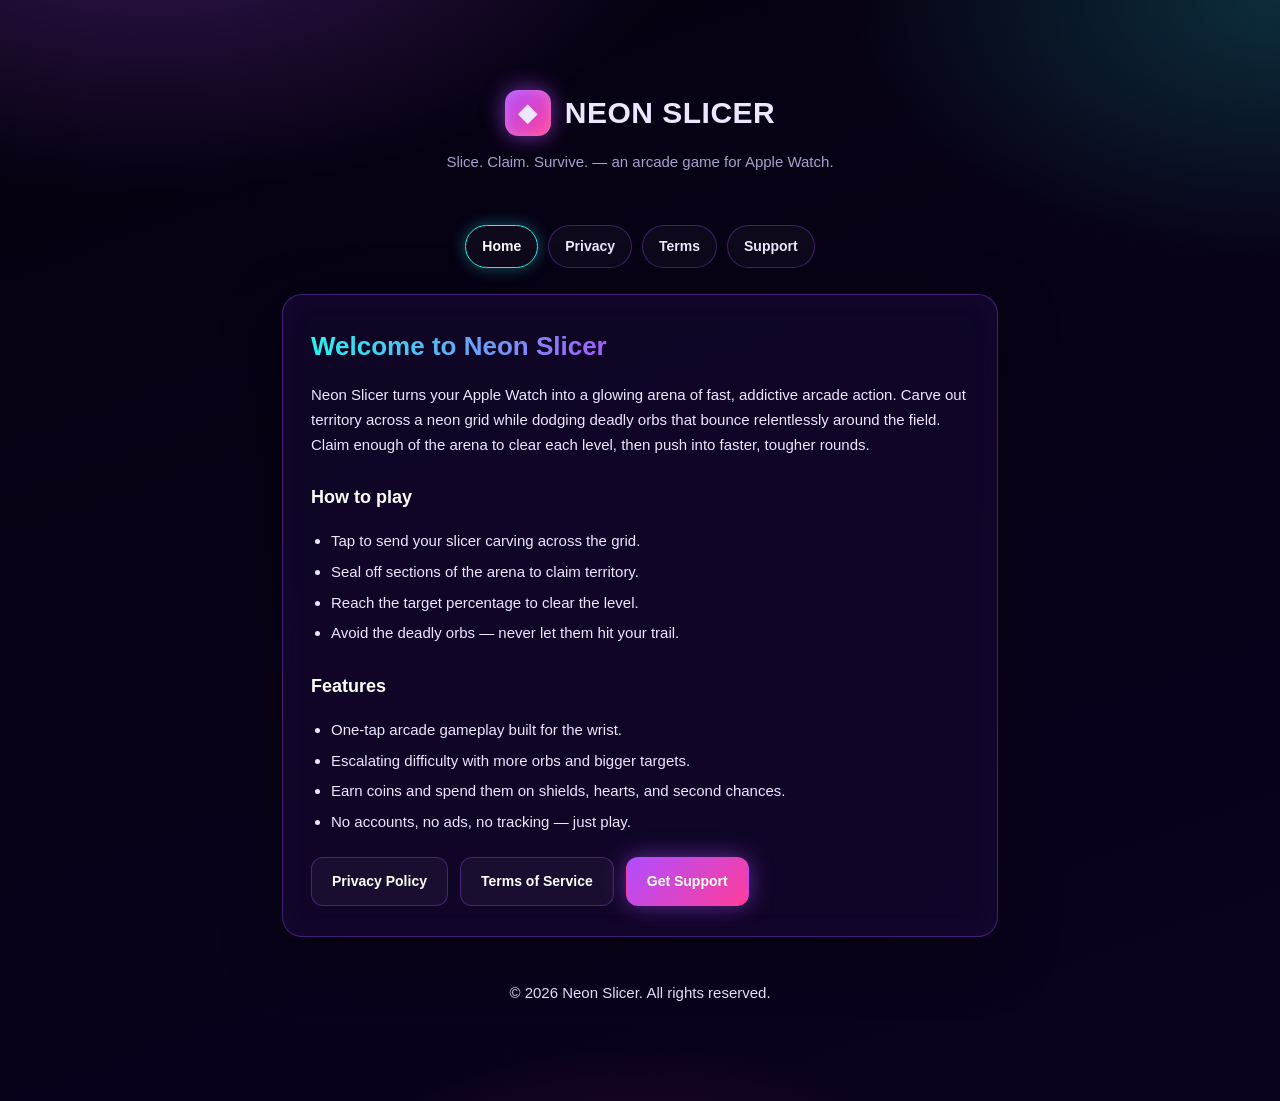
<file: index.html>
<!DOCTYPE html>
<html lang="en">
<head>
  <meta charset="UTF-8" />
  <meta name="viewport" content="width=device-width, initial-scale=1.0" />
  <title>Neon Slicer</title>
  <link rel="stylesheet" href="style.css" />
</head>
<body>
  <div class="wrap">
    <header class="site">
      <a class="logo" href="index.html">
        <span class="mark">◆</span> NEON SLICER
      </a>
      <p class="tagline">Slice. Claim. Survive. — an arcade game for Apple Watch.</p>
    </header>

    <nav class="tabs">
      <a href="index.html" class="active">Home</a>
      <a href="privacy.html">Privacy</a>
      <a href="terms.html">Terms</a>
      <a href="support.html">Support</a>
    </nav>

    <section class="card">
      <h1>Welcome to Neon Slicer</h1>
      <p>
        Neon Slicer turns your Apple Watch into a glowing arena of fast, addictive
        arcade action. Carve out territory across a neon grid while dodging deadly
        orbs that bounce relentlessly around the field. Claim enough of the arena to
        clear each level, then push into faster, tougher rounds.
      </p>

      <h2>How to play</h2>
      <ul class="clean">
        <li>Tap to send your slicer carving across the grid.</li>
        <li>Seal off sections of the arena to claim territory.</li>
        <li>Reach the target percentage to clear the level.</li>
        <li>Avoid the deadly orbs — never let them hit your trail.</li>
      </ul>

      <h2>Features</h2>
      <ul class="clean">
        <li>One-tap arcade gameplay built for the wrist.</li>
        <li>Escalating difficulty with more orbs and bigger targets.</li>
        <li>Earn coins and spend them on shields, hearts, and second chances.</li>
        <li>No accounts, no ads, no tracking — just play.</li>
      </ul>

      <div class="btn-row">
        <a class="btn" href="privacy.html">Privacy Policy</a>
        <a class="btn" href="terms.html">Terms of Service</a>
        <a class="btn primary" href="support.html">Get Support</a>
      </div>
    </section>

    <footer class="site">
      <p>© 2026 Neon Slicer. All rights reserved.</p>
    </footer>
  </div>
</body>
</html>
</file>
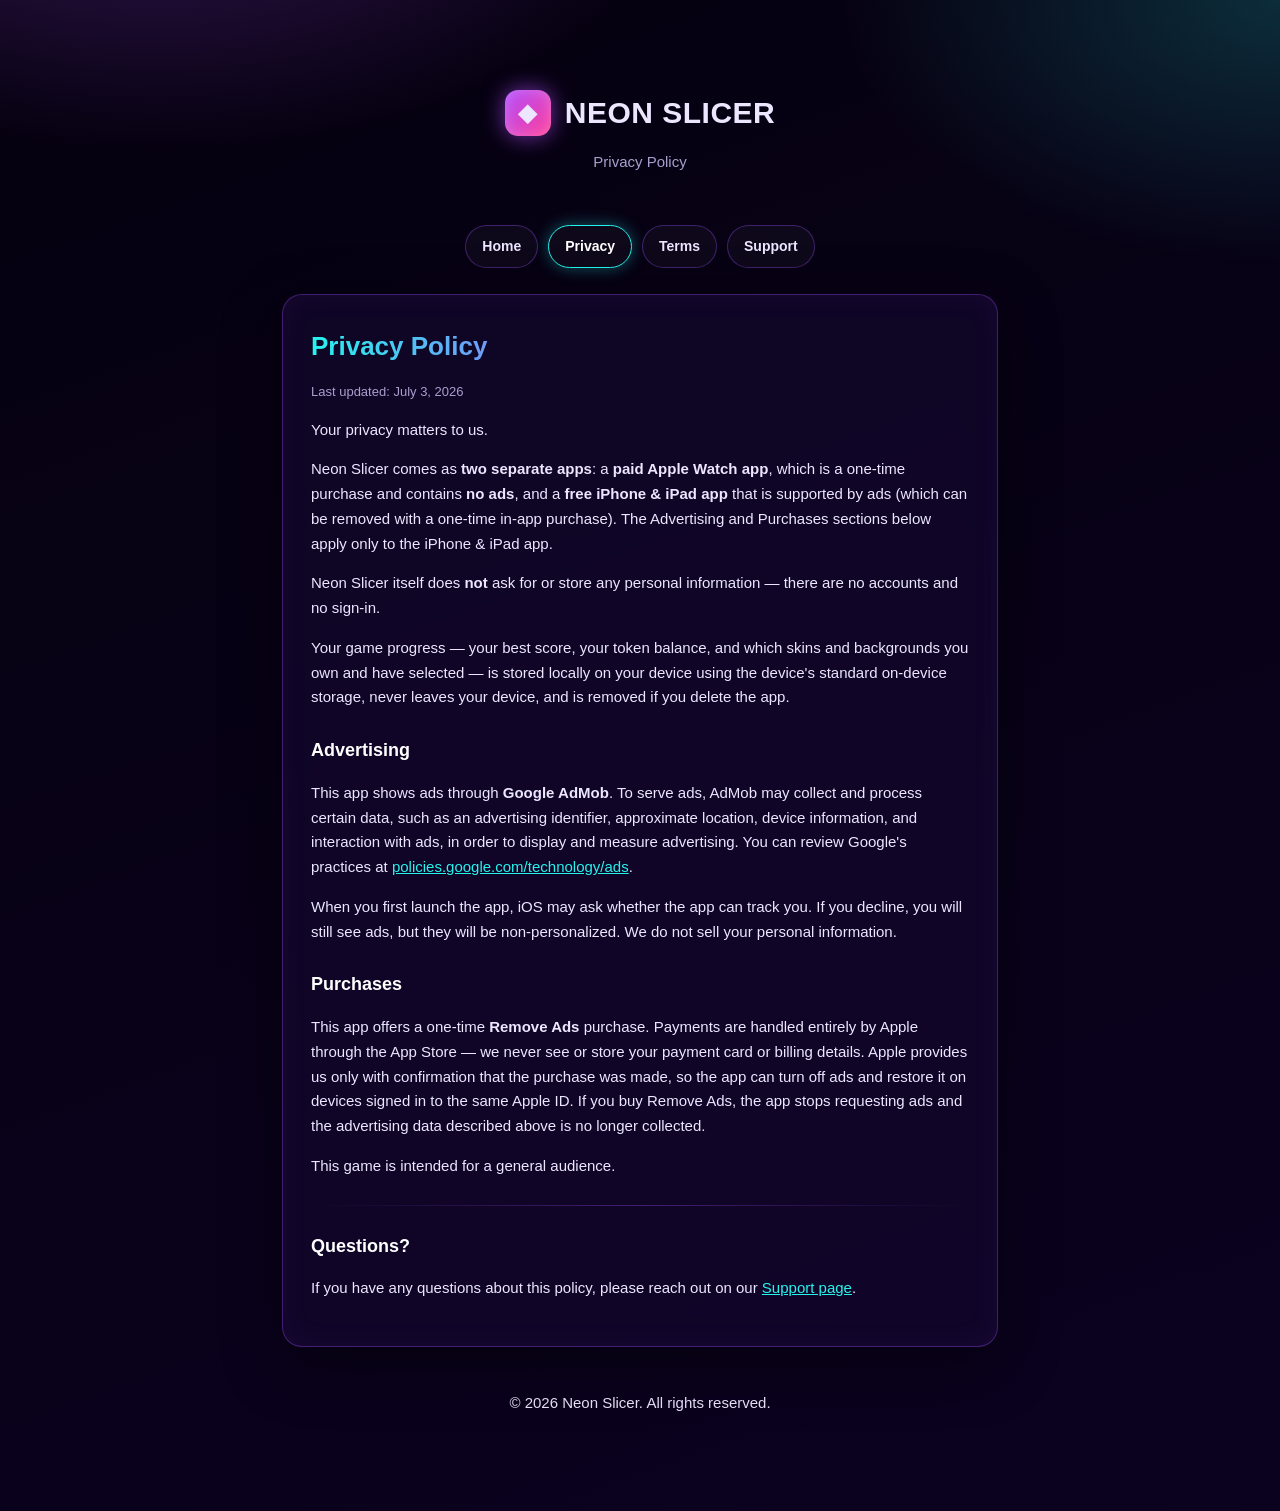
<file: privacy.html>
<!DOCTYPE html>
<html lang="en">
<head>
  <meta charset="UTF-8" />
  <meta name="viewport" content="width=device-width, initial-scale=1.0" />
  <title>Privacy Policy — Neon Slicer</title>
  <link rel="stylesheet" href="style.css" />
</head>
<body>
  <div class="wrap">
    <header class="site">
      <a class="logo" href="index.html">
        <span class="mark">◆</span> NEON SLICER
      </a>
      <p class="tagline">Privacy Policy</p>
    </header>

    <nav class="tabs">
      <a href="index.html">Home</a>
      <a href="privacy.html" class="active">Privacy</a>
      <a href="terms.html">Terms</a>
      <a href="support.html">Support</a>
    </nav>

    <section class="card">
      <h1>Privacy Policy</h1>
      <p class="muted">Last updated: July 3, 2026</p>

      <p>Your privacy matters to us.</p>

      <p>
        Neon Slicer comes as <strong>two separate apps</strong>: a
        <strong>paid Apple Watch app</strong>, which is a one-time purchase and
        contains <strong>no ads</strong>, and a <strong>free iPhone &amp; iPad
        app</strong> that is supported by ads (which can be removed with a
        one-time in-app purchase). The Advertising and Purchases sections below
        apply only to the iPhone &amp; iPad app.
      </p>

      <p>
        Neon Slicer itself does <strong>not</strong> ask for or store any
        personal information — there are no accounts and no sign-in.
      </p>

      <p>
        Your game progress — your best score, your token balance, and which
        skins and backgrounds you own and have selected — is stored locally on
        your device using the device's standard on-device storage, never leaves
        your device, and is removed if you delete the app.
      </p>

      <h2>Advertising</h2>
      <p>
        This app shows ads through <strong>Google AdMob</strong>. To serve ads,
        AdMob may collect and process certain data, such as an advertising
        identifier, approximate location, device information, and interaction
        with ads, in order to display and measure advertising. You can review
        Google's practices at
        <a href="https://policies.google.com/technology/ads">
          policies.google.com/technology/ads</a>.
      </p>

      <p>
        When you first launch the app, iOS may ask whether the app can track
        you. If you decline, you will still see ads, but they will be
        non-personalized. We do not sell your personal information.
      </p>

      <h2>Purchases</h2>
      <p>
        This app offers a one-time <strong>Remove Ads</strong> purchase.
        Payments are handled entirely by Apple through the App Store — we never
        see or store your payment card or billing details. Apple provides us
        only with confirmation that the purchase was made, so the app can turn
        off ads and restore it on devices signed in to the same Apple ID. If you
        buy Remove Ads, the app stops requesting ads and the advertising data
        described above is no longer collected.
      </p>

      <p>This game is intended for a general audience.</p>

      <div class="divider"></div>

      <h2>Questions?</h2>
      <p>
        If you have any questions about this policy, please reach out on our
        <a href="support.html">Support page</a>.
      </p>
    </section>

    <footer class="site">
      <p>© 2026 Neon Slicer. All rights reserved.</p>
    </footer>
  </div>
</body>
</html>
</file>
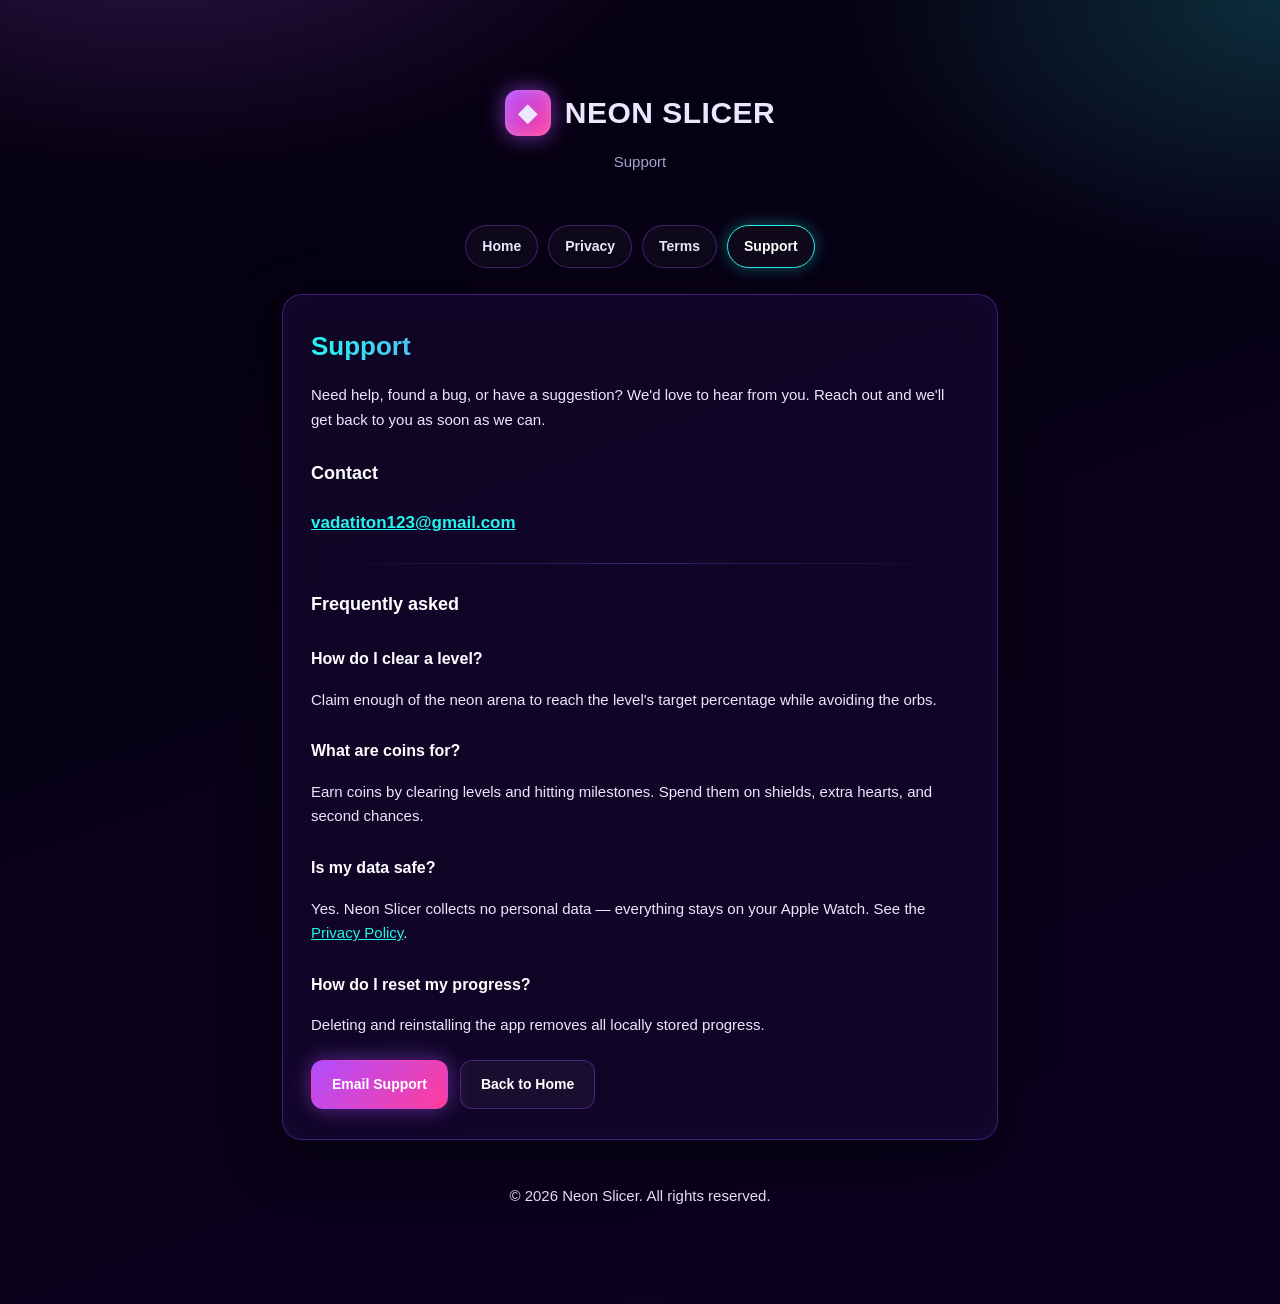
<file: support.html>
<!DOCTYPE html>
<html lang="en">
<head>
  <meta charset="UTF-8" />
  <meta name="viewport" content="width=device-width, initial-scale=1.0" />
  <title>Support — Neon Slicer</title>
  <link rel="stylesheet" href="style.css" />
</head>
<body>
  <div class="wrap">
    <header class="site">
      <a class="logo" href="index.html">
        <span class="mark">◆</span> NEON SLICER
      </a>
      <p class="tagline">Support</p>
    </header>

    <nav class="tabs">
      <a href="index.html">Home</a>
      <a href="privacy.html">Privacy</a>
      <a href="terms.html">Terms</a>
      <a href="support.html" class="active">Support</a>
    </nav>

    <section class="card">
      <h1>Support</h1>
      <p>
        Need help, found a bug, or have a suggestion? We'd love to hear from you.
        Reach out and we'll get back to you as soon as we can.
      </p>

      <h2>Contact</h2>
      <p>
        <a class="contact" href="mailto:YOUR_EMAIL_HERE">vadatiton123@gmail.com</a>
      </p>

      <div class="divider"></div>

      <h2>Frequently asked</h2>

      <h2 style="font-size:16px;">How do I clear a level?</h2>
      <p>Claim enough of the neon arena to reach the level's target percentage while avoiding the orbs.</p>

      <h2 style="font-size:16px;">What are coins for?</h2>
      <p>Earn coins by clearing levels and hitting milestones. Spend them on shields, extra hearts, and second chances.</p>

      <h2 style="font-size:16px;">Is my data safe?</h2>
      <p>Yes. Neon Slicer collects no personal data — everything stays on your Apple Watch. See the <a href="privacy.html">Privacy Policy</a>.</p>

      <h2 style="font-size:16px;">How do I reset my progress?</h2>
      <p>Deleting and reinstalling the app removes all locally stored progress.</p>

      <div class="btn-row">
        <a class="btn primary" href="mailto:YOUR_EMAIL_HERE">Email Support</a>
        <a class="btn" href="index.html">Back to Home</a>
      </div>
    </section>

    <footer class="site">
      <p>© 2026 Neon Slicer. All rights reserved.</p>
    </footer>
  </div>
</body>
</html>
</file>
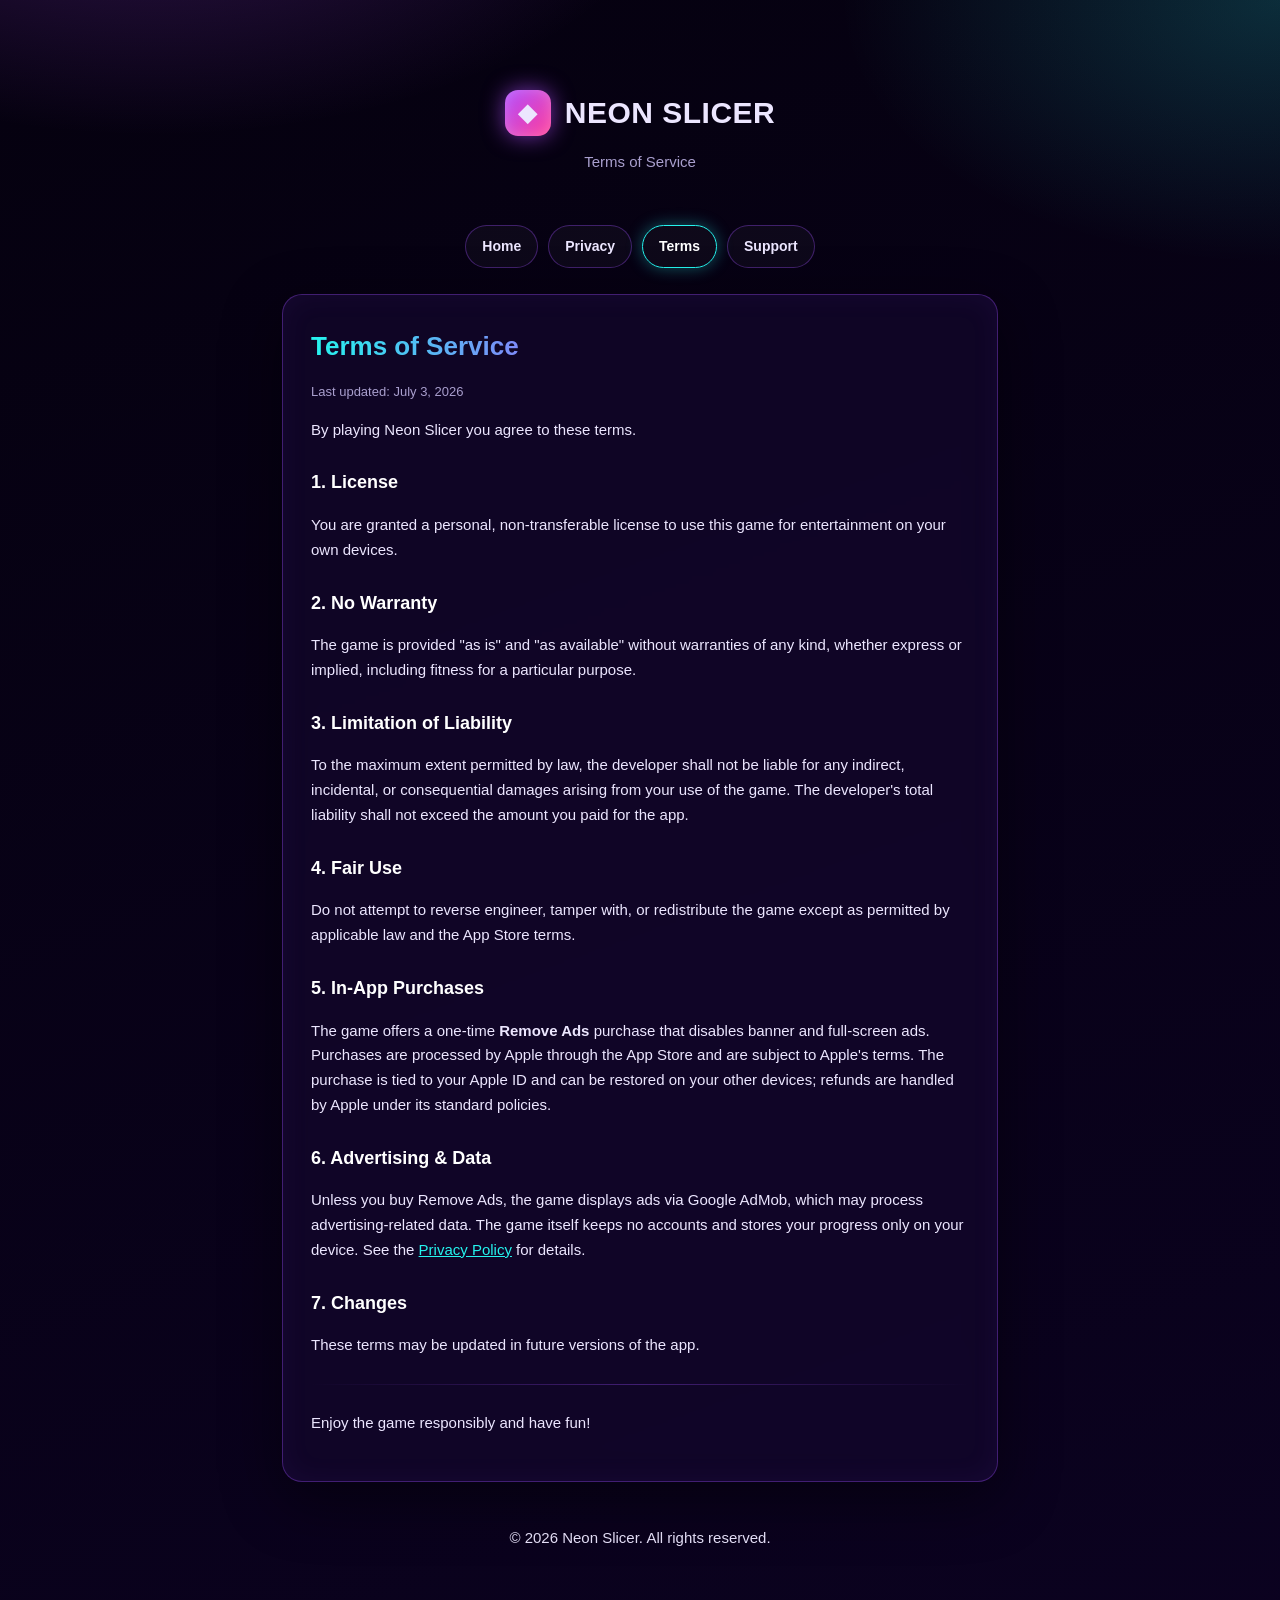
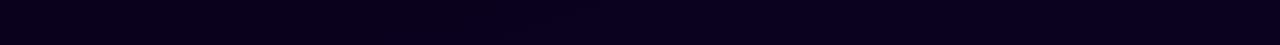
<file: terms.html>
<!DOCTYPE html>
<html lang="en">
<head>
  <meta charset="UTF-8" />
  <meta name="viewport" content="width=device-width, initial-scale=1.0" />
  <title>Terms of Service — Neon Slicer</title>
  <link rel="stylesheet" href="style.css" />
</head>
<body>
  <div class="wrap">
    <header class="site">
      <a class="logo" href="index.html">
        <span class="mark">◆</span> NEON SLICER
      </a>
      <p class="tagline">Terms of Service</p>
    </header>

    <nav class="tabs">
      <a href="index.html">Home</a>
      <a href="privacy.html">Privacy</a>
      <a href="terms.html" class="active">Terms</a>
      <a href="support.html">Support</a>
    </nav>

    <section class="card">
      <h1>Terms of Service</h1>
      <p class="muted">Last updated: July 3, 2026</p>

      <p>By playing Neon Slicer you agree to these terms.</p>

      <h2>1. License</h2>
      <p>
        You are granted a personal, non-transferable license to use this game for
        entertainment on your own devices.
      </p>

      <h2>2. No Warranty</h2>
      <p>
        The game is provided "as is" and "as available" without warranties of any
        kind, whether express or implied, including fitness for a particular purpose.
      </p>

      <h2>3. Limitation of Liability</h2>
      <p>
        To the maximum extent permitted by law, the developer shall not be liable for
        any indirect, incidental, or consequential damages arising from your use of
        the game. The developer's total liability shall not exceed the amount you paid
        for the app.
      </p>

      <h2>4. Fair Use</h2>
      <p>
        Do not attempt to reverse engineer, tamper with, or redistribute the game
        except as permitted by applicable law and the App Store terms.
      </p>

      <h2>5. In-App Purchases</h2>
      <p>
        The game offers a one-time <strong>Remove Ads</strong> purchase that
        disables banner and full-screen ads. Purchases are processed by Apple
        through the App Store and are subject to Apple's terms. The purchase is
        tied to your Apple ID and can be restored on your other devices; refunds
        are handled by Apple under its standard policies.
      </p>

      <h2>6. Advertising &amp; Data</h2>
      <p>
        Unless you buy Remove Ads, the game displays ads via Google AdMob, which
        may process advertising-related data. The game itself keeps no accounts
        and stores your progress only on your device. See the
        <a href="privacy.html">Privacy Policy</a> for details.
      </p>

      <h2>7. Changes</h2>
      <p>These terms may be updated in future versions of the app.</p>

      <div class="divider"></div>
      <p>Enjoy the game responsibly and have fun!</p>
    </section>

    <footer class="site">
      <p>© 2026 Neon Slicer. All rights reserved.</p>
    </footer>
  </div>
</body>
</html>
</file>
<file: style.css>
:root {
  --bg: #05010f;
  --bg2: #0b0220;
  --panel: rgba(20, 8, 45, 0.72);
  --border: rgba(157, 78, 255, 0.35);
  --text: #ece6ff;
  --muted: #a99fce;
  --neon: #b14dff;
  --neon2: #25f4ee;
  --neon3: #ff3d9a;
}

* { box-sizing: border-box; }

html, body {
  margin: 0;
  padding: 0;
}

body {
  font-family: -apple-system, BlinkMacSystemFont, "Segoe UI", Roboto, Helvetica, Arial, sans-serif;
  color: var(--text);
  background:
    radial-gradient(900px 500px at 12% -10%, rgba(177, 77, 255, 0.28), transparent 60%),
    radial-gradient(800px 480px at 100% 0%, rgba(37, 244, 238, 0.18), transparent 55%),
    radial-gradient(700px 500px at 50% 120%, rgba(255, 61, 154, 0.18), transparent 55%),
    linear-gradient(160deg, var(--bg), var(--bg2));
  min-height: 100vh;
  line-height: 1.65;
}

.wrap {
  max-width: 760px;
  margin: 0 auto;
  padding: 40px 22px 80px;
}

header.site {
  text-align: center;
  padding: 48px 0 10px;
}

.logo {
  display: inline-flex;
  align-items: center;
  gap: 14px;
  font-weight: 800;
  letter-spacing: 0.5px;
  font-size: 30px;
  text-decoration: none;
  color: var(--text);
}

.logo .mark {
  width: 46px;
  height: 46px;
  border-radius: 13px;
  background: linear-gradient(135deg, var(--neon), var(--neon3));
  box-shadow: 0 0 22px rgba(177, 77, 255, 0.65), inset 0 0 14px rgba(255, 255, 255, 0.25);
  display: grid;
  place-items: center;
  font-size: 24px;
}

.tagline {
  color: var(--muted);
  margin-top: 12px;
  font-size: 15px;
}

nav.tabs {
  display: flex;
  flex-wrap: wrap;
  gap: 10px;
  justify-content: center;
  margin: 26px 0 8px;
}

nav.tabs a {
  text-decoration: none;
  color: var(--text);
  font-size: 14px;
  font-weight: 600;
  padding: 9px 16px;
  border-radius: 999px;
  border: 1px solid var(--border);
  background: rgba(255, 255, 255, 0.03);
  transition: all 0.18s ease;
}

nav.tabs a:hover,
nav.tabs a.active {
  border-color: var(--neon2);
  box-shadow: 0 0 16px rgba(37, 244, 238, 0.35);
  color: #fff;
}

.card {
  margin-top: 26px;
  padding: 30px 28px;
  border-radius: 20px;
  background: var(--panel);
  border: 1px solid var(--border);
  backdrop-filter: blur(14px);
  -webkit-backdrop-filter: blur(14px);
  box-shadow: 0 18px 60px rgba(0, 0, 0, 0.45), inset 0 0 30px rgba(157, 78, 255, 0.06);
}

h1 {
  font-size: 26px;
  margin: 0 0 6px;
  background: linear-gradient(90deg, var(--neon2), var(--neon), var(--neon3));
  -webkit-background-clip: text;
  background-clip: text;
  -webkit-text-fill-color: transparent;
}

h2 {
  font-size: 18px;
  margin: 26px 0 8px;
  color: #fff;
}

p, li { color: var(--text); font-size: 15px; }

.muted { color: var(--muted); font-size: 13px; }

a { color: var(--neon2); }

.btn-row {
  display: flex;
  flex-wrap: wrap;
  gap: 12px;
  margin-top: 22px;
}

.btn {
  text-decoration: none;
  font-weight: 700;
  font-size: 14px;
  padding: 12px 20px;
  border-radius: 12px;
  color: #fff;
  border: 1px solid var(--border);
  background: rgba(255, 255, 255, 0.04);
  transition: all 0.18s ease;
}

.btn.primary {
  background: linear-gradient(135deg, var(--neon), var(--neon3));
  border-color: transparent;
  box-shadow: 0 0 22px rgba(177, 77, 255, 0.5);
}

.btn:hover { transform: translateY(-2px); }

.contact {
  display: inline-block;
  margin-top: 6px;
  font-size: 17px;
  font-weight: 700;
}

footer.site {
  text-align: center;
  color: var(--muted);
  font-size: 13px;
  margin-top: 44px;
}

footer.site a { color: var(--muted); }

ul.clean { padding-left: 20px; }
ul.clean li { margin: 6px 0; }

.divider {
  height: 1px;
  background: linear-gradient(90deg, transparent, var(--border), transparent);
  margin: 26px 0;
}
</file>
